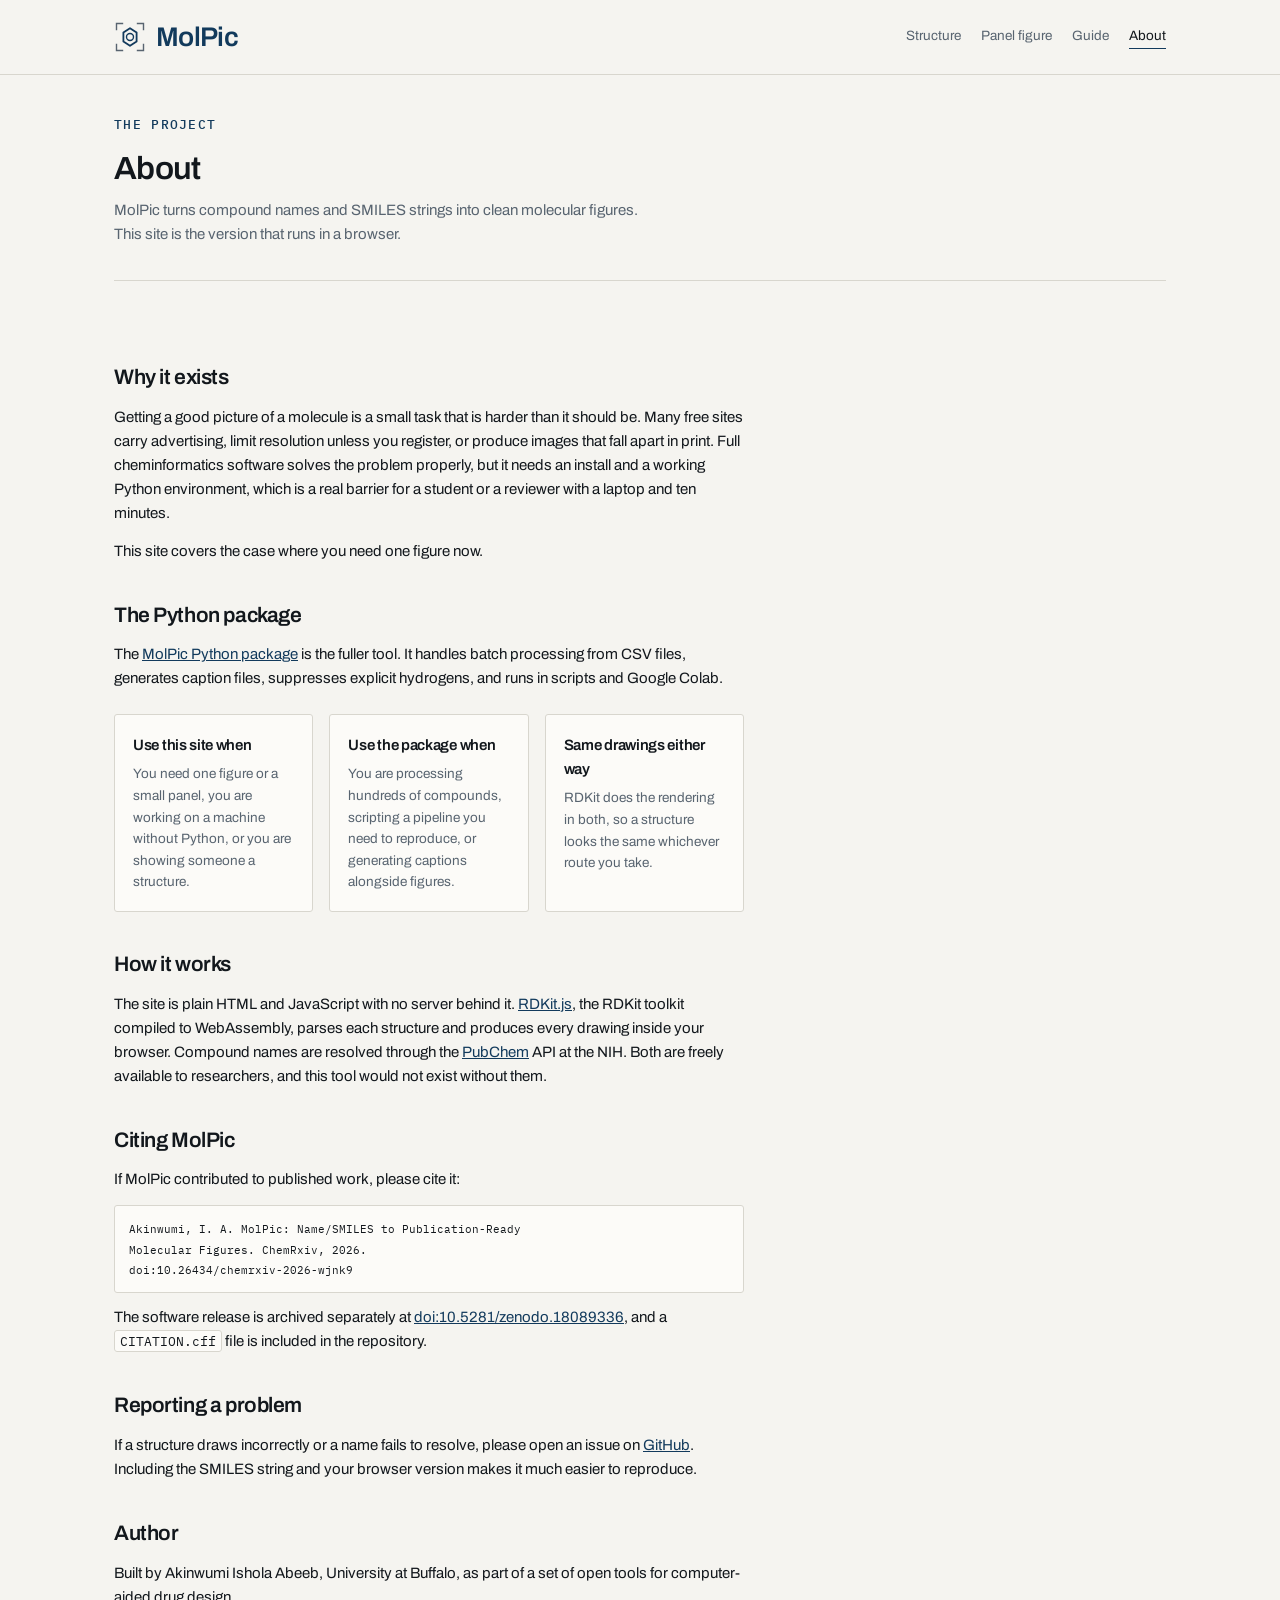
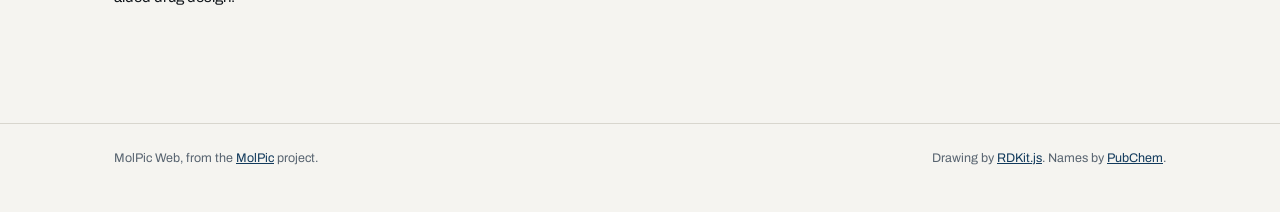
<file: about.html>
<!DOCTYPE html>
<html lang="en">
<head>
<meta charset="utf-8">
<meta name="viewport" content="width=device-width, initial-scale=1">
<title>About: MolPic Web</title>
<meta name="description" content="What MolPic is, how the website relates to the Python package, and how to cite it.">
<link rel="icon" href="data:image/svg+xml,%3Csvg xmlns='http://www.w3.org/2000/svg' viewBox='0 0 32 32'%3E%3Crect width='32' height='32' fill='%23F5F4F0'/%3E%3Cg fill='none' stroke='%23123A5C' stroke-width='2' stroke-linejoin='round'%3E%3Cpath d='M16 5.5 24 10.8V21.2L16 26.5 8 21.2V10.8Z'/%3E%3Ccircle cx='16' cy='16' r='4'  stroke-width='1.6'/%3E%3C/g%3E%3C/svg%3E">
<link rel="preconnect" href="https://fonts.googleapis.com">
<link rel="preconnect" href="https://fonts.gstatic.com" crossorigin>
<link href="https://fonts.googleapis.com/css2?family=Archivo:wght@400;500;600&family=IBM+Plex+Mono:wght@400;500&display=swap" rel="stylesheet">

<style>
:root{
  --paper:#F5F4F0; --card:#FCFBF8; --ink:#12171C; --ink-soft:#586470;
  --glass:#123A5C; --glass-tint:#E7EEF4; --hazard:#A34A1B; --hazard-tint:#FAF0E9;
  --rule:#D8D6CE; --radius:3px;
  --mono:"IBM Plex Mono",ui-monospace,SFMono-Regular,Menlo,monospace;
  --sans:"Archivo",system-ui,-apple-system,"Segoe UI",sans-serif;
}
*{box-sizing:border-box}
body{margin:0;background:var(--paper);color:var(--ink);font-family:var(--sans);
  font-size:15px;line-height:1.6;-webkit-font-smoothing:antialiased}
.wrap{max-width:1100px;margin:0 auto;padding:0 24px}
.section{padding:44px 0}
h1,h2,h3{letter-spacing:-0.02em;font-weight:600;margin:0 0 10px}
h1{font-size:32px;line-height:1.2}
h2{font-size:21px;margin-top:36px}
h3{font-size:16px;margin-top:26px}
p{margin:0 0 14px}
a{color:var(--glass)}
a:focus-visible,button:focus-visible,input:focus-visible,select:focus-visible,textarea:focus-visible{
  outline:2px solid var(--glass);outline-offset:2px}
code,kbd{font-family:var(--mono);font-size:.88em;background:var(--card);
  border:1px solid var(--rule);border-radius:var(--radius);padding:1px 5px}
pre{background:var(--card);border:1px solid var(--rule);border-radius:var(--radius);
  padding:12px 14px;overflow-x:auto;font-family:var(--mono);font-size:12.5px;line-height:1.6}
pre code{background:none;border:none;padding:0}
.prose{max-width:70ch}
.prose ul,.prose ol{margin:0 0 14px;padding-left:20px}
.prose li{margin-bottom:6px}
.label{font-family:var(--mono);font-size:10.5px;font-weight:500;letter-spacing:.14em;
  text-transform:uppercase;color:var(--ink-soft);display:block;margin-bottom:8px}
.eyebrow{font-family:var(--mono);font-size:13px;font-weight:500;letter-spacing:.1em;
  text-transform:uppercase;color:var(--glass);display:block;margin-bottom:14px}
.topbar{border-bottom:1px solid var(--rule)}
.topbar-inner{display:flex;align-items:center;gap:26px;height:74px}
.brand{display:flex;align-items:center;gap:10px;font-size:27px;font-weight:600;
  letter-spacing:-.025em;text-decoration:none;color:var(--ink);line-height:1}
.brand span{color:var(--glass)}
.brand .mark{width:32px;height:32px;flex:none;display:block}
.nav{display:flex;gap:20px;margin-left:auto;flex-wrap:wrap}
.nav a{font-size:13.5px;text-decoration:none;color:var(--ink-soft);
  padding-bottom:2px;border-bottom:1px solid transparent}
.nav a:hover{color:var(--ink)}
.nav a.active{color:var(--ink);border-bottom-color:var(--glass)}
@media (max-width:700px){.topbar-inner{height:auto;padding:12px 0;flex-wrap:wrap;gap:12px}
  .nav{margin-left:0;width:100%;gap:16px}}
.hero{border-bottom:1px solid var(--rule);padding:40px 0 34px}
.hero p{color:var(--ink-soft);max-width:60ch;margin-bottom:0}
.hero .meta{font-family:var(--mono);font-size:11.5px;color:var(--ink-soft);
  margin-top:16px;display:flex;gap:18px;flex-wrap:wrap}
.field{margin-bottom:20px}
input[type=text],textarea,select{background:var(--card);color:var(--ink);
  border:1px solid var(--rule);border-radius:var(--radius);font-family:var(--mono);font-size:13px}
input[type=text],textarea{width:100%;padding:10px 12px;line-height:1.5}
textarea{resize:vertical;min-height:78px}
select{padding:5px 7px;font-size:12px}
input:focus,textarea:focus{border-color:var(--glass)}
.row{display:flex;gap:8px}
.row input{flex:1}
button{font-family:var(--sans);font-size:14px;font-weight:500;background:var(--ink);
  color:var(--paper);border:1px solid var(--ink);border-radius:var(--radius);
  padding:9px 16px;cursor:pointer}
button:hover{background:var(--glass);border-color:var(--glass)}
button.ghost{background:transparent;color:var(--ink);border-color:var(--rule)}
button.ghost:hover{background:var(--card);border-color:var(--glass);color:var(--glass)}
button[disabled]{opacity:.4;cursor:not-allowed}
button[disabled]:hover{background:var(--ink);border-color:var(--ink)}
button.ghost[disabled]:hover{background:transparent;border-color:var(--rule);color:var(--ink)}
.chips{display:flex;flex-wrap:wrap;gap:6px}
.chip{font-family:var(--mono);font-size:11.5px;font-weight:400;padding:4px 9px;
  background:transparent;border:1px solid var(--rule);color:var(--ink-soft);
  border-radius:var(--radius);cursor:pointer}
.chip:hover{border-color:var(--glass);color:var(--glass);background:transparent}
.opts{display:flex;flex-wrap:wrap;gap:18px;align-items:center;margin-bottom:14px}
.opt{display:flex;align-items:center;gap:7px;font-size:13px;color:var(--ink-soft)}
.opt label{cursor:pointer}
input[type=checkbox]{accent-color:var(--glass);width:15px;height:15px;cursor:pointer}
.specimen{background:var(--card);border:1px solid var(--rule);border-radius:var(--radius);overflow:hidden}
.stage{display:flex;align-items:center;justify-content:center;min-height:380px;padding:26px;
  background-image:linear-gradient(var(--rule) 1px,transparent 1px),
                   linear-gradient(90deg,var(--rule) 1px,transparent 1px);
  background-size:22px 22px;background-position:-1px -1px;background-color:var(--card)}
.stage svg{max-width:100%;height:auto;display:block}
.stage.is-empty{color:var(--ink-soft);font-size:14px;text-align:center;padding:40px}
.strip{border-top:1px solid var(--rule);display:grid;grid-template-columns:repeat(3,1fr)}
.cell{padding:11px 14px;border-right:1px solid var(--rule)}
.cell:last-child{border-right:none}
.cell .k{font-family:var(--mono);font-size:9.5px;letter-spacing:.13em;text-transform:uppercase;
  color:var(--ink-soft);display:block;margin-bottom:3px}
.cell .v{font-family:var(--mono);font-size:13px}
.smilesbar{border-top:1px solid var(--rule);padding:11px 14px;font-family:var(--mono);
  font-size:12px;word-break:break-all;color:var(--ink-soft)}
.smilesbar b{color:var(--ink);font-weight:400}
.exports{display:flex;flex-wrap:wrap;gap:8px;margin-top:18px}
.msg{font-size:13.5px;padding:9px 12px;border-radius:var(--radius);margin-bottom:16px;
  border-left:2px solid var(--hazard);background:var(--hazard-tint);color:var(--hazard)}
.msg.quiet{border-left-color:var(--ink-soft);background:var(--card);color:var(--ink-soft)}
.msg[hidden]{display:none}
.cols{display:grid;grid-template-columns:340px 1fr;gap:34px;align-items:start}
@media (max-width:860px){.cols{grid-template-columns:1fr;gap:26px}}
.tiles{display:grid;grid-template-columns:repeat(3,1fr);gap:16px}
@media (max-width:800px){.tiles{grid-template-columns:1fr}}
.tile{background:var(--card);border:1px solid var(--rule);border-radius:var(--radius);padding:18px}
.tile h3{margin:0 0 6px;font-size:15px}
.tile p{margin:0;font-size:13.5px;color:var(--ink-soft)}
.callout{background:var(--glass-tint);border-left:2px solid var(--glass);
  border-radius:var(--radius);padding:14px 16px;margin:20px 0;font-size:14px}
.callout p:last-child{margin-bottom:0}
table{border-collapse:collapse;width:100%;font-size:13.5px;margin-bottom:16px}
th,td{text-align:left;padding:8px 10px;border-bottom:1px solid var(--rule);vertical-align:top}
th{font-family:var(--mono);font-size:10.5px;letter-spacing:.12em;text-transform:uppercase;
  color:var(--ink-soft);font-weight:500}
.steps{counter-reset:step;list-style:none;padding:0;margin:0}
.steps li{counter-increment:step;position:relative;padding-left:38px;margin-bottom:20px}
.steps li::before{content:counter(step,decimal-leading-zero);position:absolute;left:0;top:1px;
  font-family:var(--mono);font-size:11px;color:var(--glass);letter-spacing:.05em}
footer{border-top:1px solid var(--rule);margin-top:56px;padding:24px 0 44px;
  font-size:12.5px;color:var(--ink-soft)}
.foot-inner{display:flex;gap:20px;flex-wrap:wrap;justify-content:space-between}
footer a{color:var(--glass)}
</style>
</head>
<body>
<div class="topbar"><div class="wrap topbar-inner">
<a class="brand" href="index.html"><svg class="mark" viewBox="0 0 32 32" xmlns="http://www.w3.org/2000/svg" aria-hidden="true" focusable="false">
<g fill="none" stroke="#586470" stroke-width="1.4" stroke-linecap="square">
<path d="M2.5 8.5V2.5H8.5"/><path d="M23.5 2.5H29.5V8.5"/>
<path d="M29.5 23.5V29.5H23.5"/><path d="M8.5 29.5H2.5V23.5"/>
</g>
<g fill="none" stroke="#123A5C" stroke-width="1.8" stroke-linejoin="round">
<path d="M16 7.2 22.6 11.6V20.4L16 24.8 9.4 20.4V11.6Z"/>
<circle cx="16" cy="16" r="3.5" stroke-width="1.4"/>
</g>
</svg><span class="word">Mol<span>Pic</span></span></a>
<nav class="nav"><a href="index.html">Structure</a><a href="panel.html">Panel figure</a><a href="guide.html">Guide</a><a href="about.html" class="active">About</a></nav>
</div></div>

<div class="wrap">
  <section class="hero">
    <span class="eyebrow">The project</span>
    <h1>About</h1>
    <p>MolPic turns compound names and SMILES strings into clean molecular figures. This site is the version that runs in a browser.</p>
  </section>

  <section class="section prose">
    <h2>Why it exists</h2>
    <p>Getting a good picture of a molecule is a small task that is harder than it should be. Many free sites carry advertising, limit resolution unless you register, or produce images that fall apart in print. Full cheminformatics software solves the problem properly, but it needs an install and a working Python environment, which is a real barrier for a student or a reviewer with a laptop and ten minutes.</p>
    <p>This site covers the case where you need one figure now.</p>

    <h2>The Python package</h2>
    <p>The <a href="https://github.com/akinwumiishola5000/MolPic">MolPic Python package</a> is the fuller tool. It handles batch processing from CSV files, generates caption files, suppresses explicit hydrogens, and runs in scripts and Google Colab.</p>

    <div class="tiles" style="margin:24px 0">
      <div class="tile">
        <h3>Use this site when</h3>
        <p>You need one figure or a small panel, you are working on a machine without Python, or you are showing someone a structure.</p>
      </div>
      <div class="tile">
        <h3>Use the package when</h3>
        <p>You are processing hundreds of compounds, scripting a pipeline you need to reproduce, or generating captions alongside figures.</p>
      </div>
      <div class="tile">
        <h3>Same drawings either way</h3>
        <p>RDKit does the rendering in both, so a structure looks the same whichever route you take.</p>
      </div>
    </div>

    <h2>How it works</h2>
    <p>The site is plain HTML and JavaScript with no server behind it. <a href="https://github.com/rdkit/rdkit-js">RDKit.js</a>, the RDKit toolkit compiled to WebAssembly, parses each structure and produces every drawing inside your browser. Compound names are resolved through the <a href="https://pubchem.ncbi.nlm.nih.gov/">PubChem</a> API at the NIH. Both are freely available to researchers, and this tool would not exist without them.</p>

    <h2>Citing MolPic</h2>
    <p>If MolPic contributed to published work, please cite it:</p>
    <pre><code>Akinwumi, I. A. MolPic: Name/SMILES to Publication-Ready
Molecular Figures. ChemRxiv, 2026.
doi:10.26434/chemrxiv-2026-wjnk9</code></pre>
    <p>The software release is archived separately at <a href="https://doi.org/10.5281/zenodo.18089336">doi:10.5281/zenodo.18089336</a>, and a <code>CITATION.cff</code> file is included in the repository.</p>

    <h2>Reporting a problem</h2>
    <p>If a structure draws incorrectly or a name fails to resolve, please open an issue on <a href="https://github.com/akinwumiishola5000/MolPic">GitHub</a>. Including the SMILES string and your browser version makes it much easier to reproduce.</p>

    <h2>Author</h2>
    <p>Built by Akinwumi Ishola Abeeb, University at Buffalo, as part of a set of open tools for computer-aided drug design.</p>
  </section>
</div>

<footer>
  <div class="wrap foot-inner">
    <span>MolPic Web, from the <a href="https://github.com/akinwumiishola5000/MolPic">MolPic</a> project.</span>
    <span>Drawing by <a href="https://github.com/rdkit/rdkit-js">RDKit.js</a>. Names by <a href="https://pubchem.ncbi.nlm.nih.gov/">PubChem</a>.</span>
  </div>
</footer>
</body>
</html>
</file>
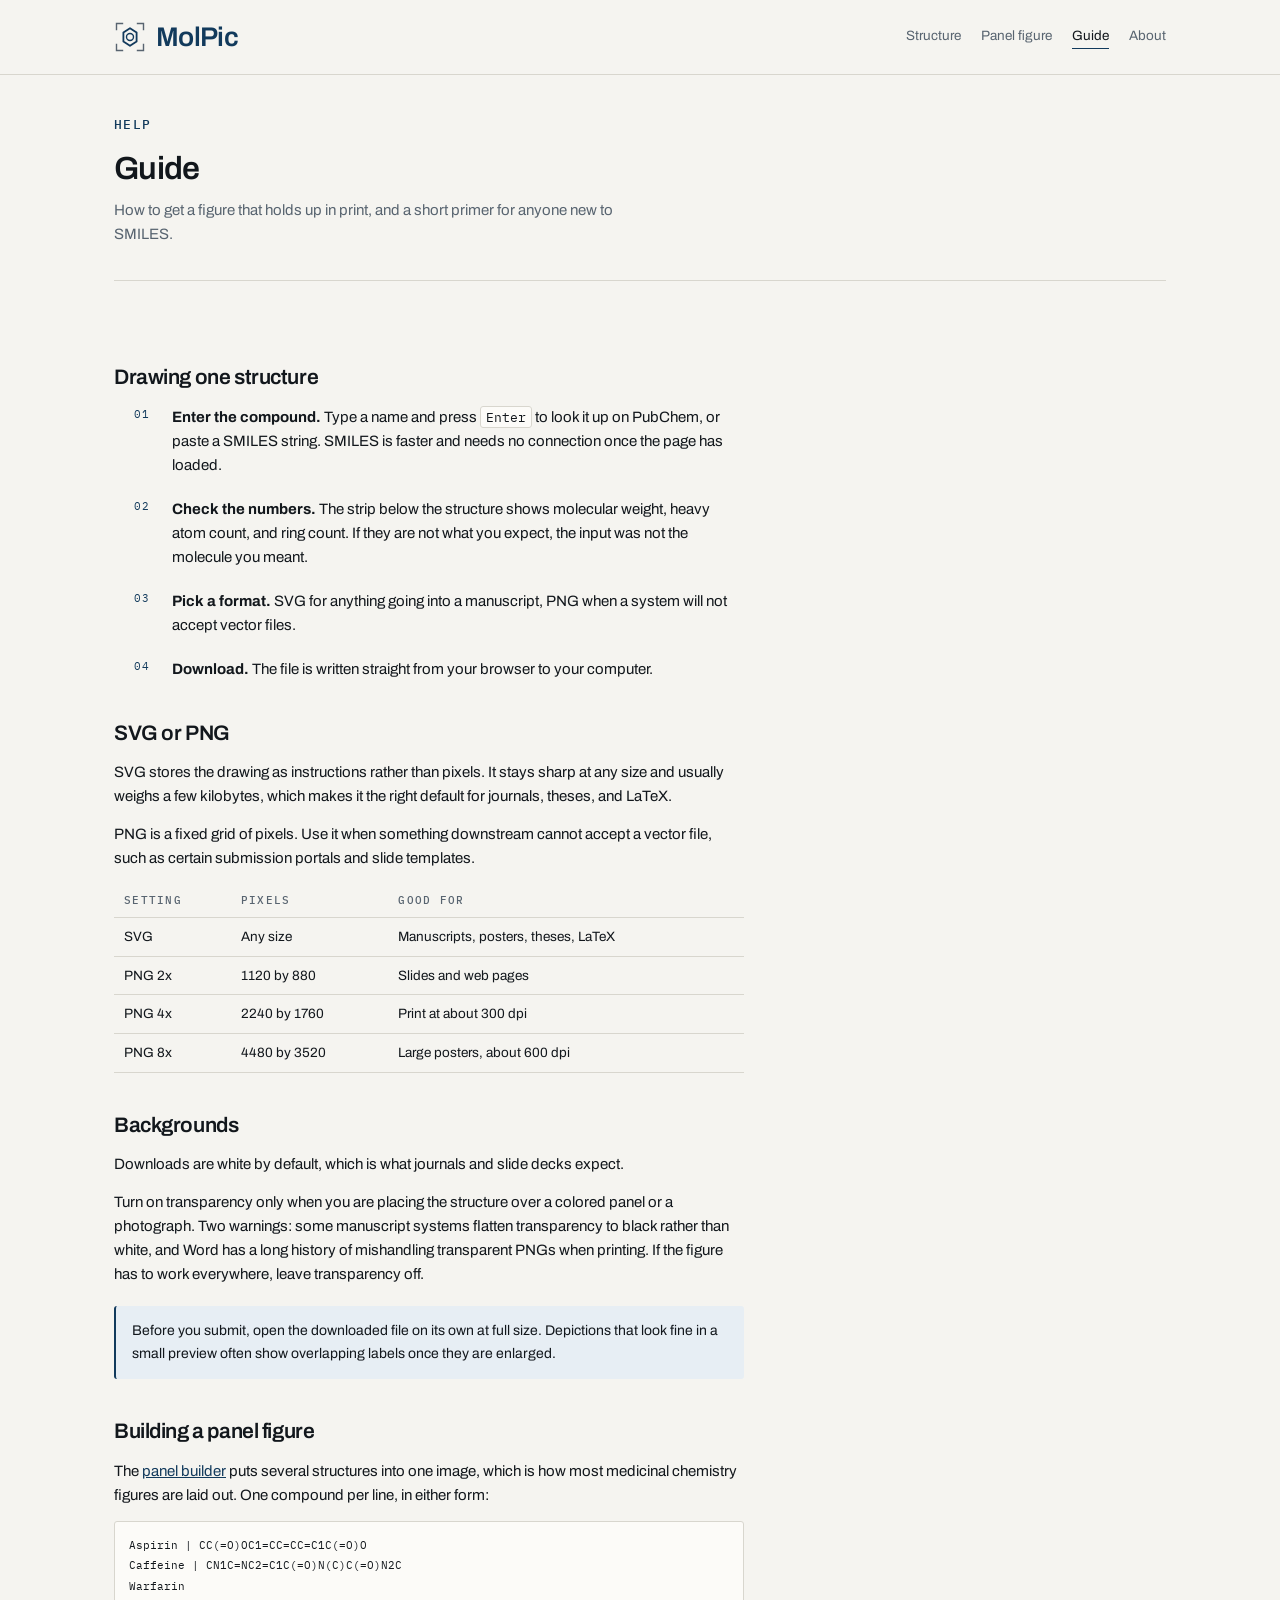
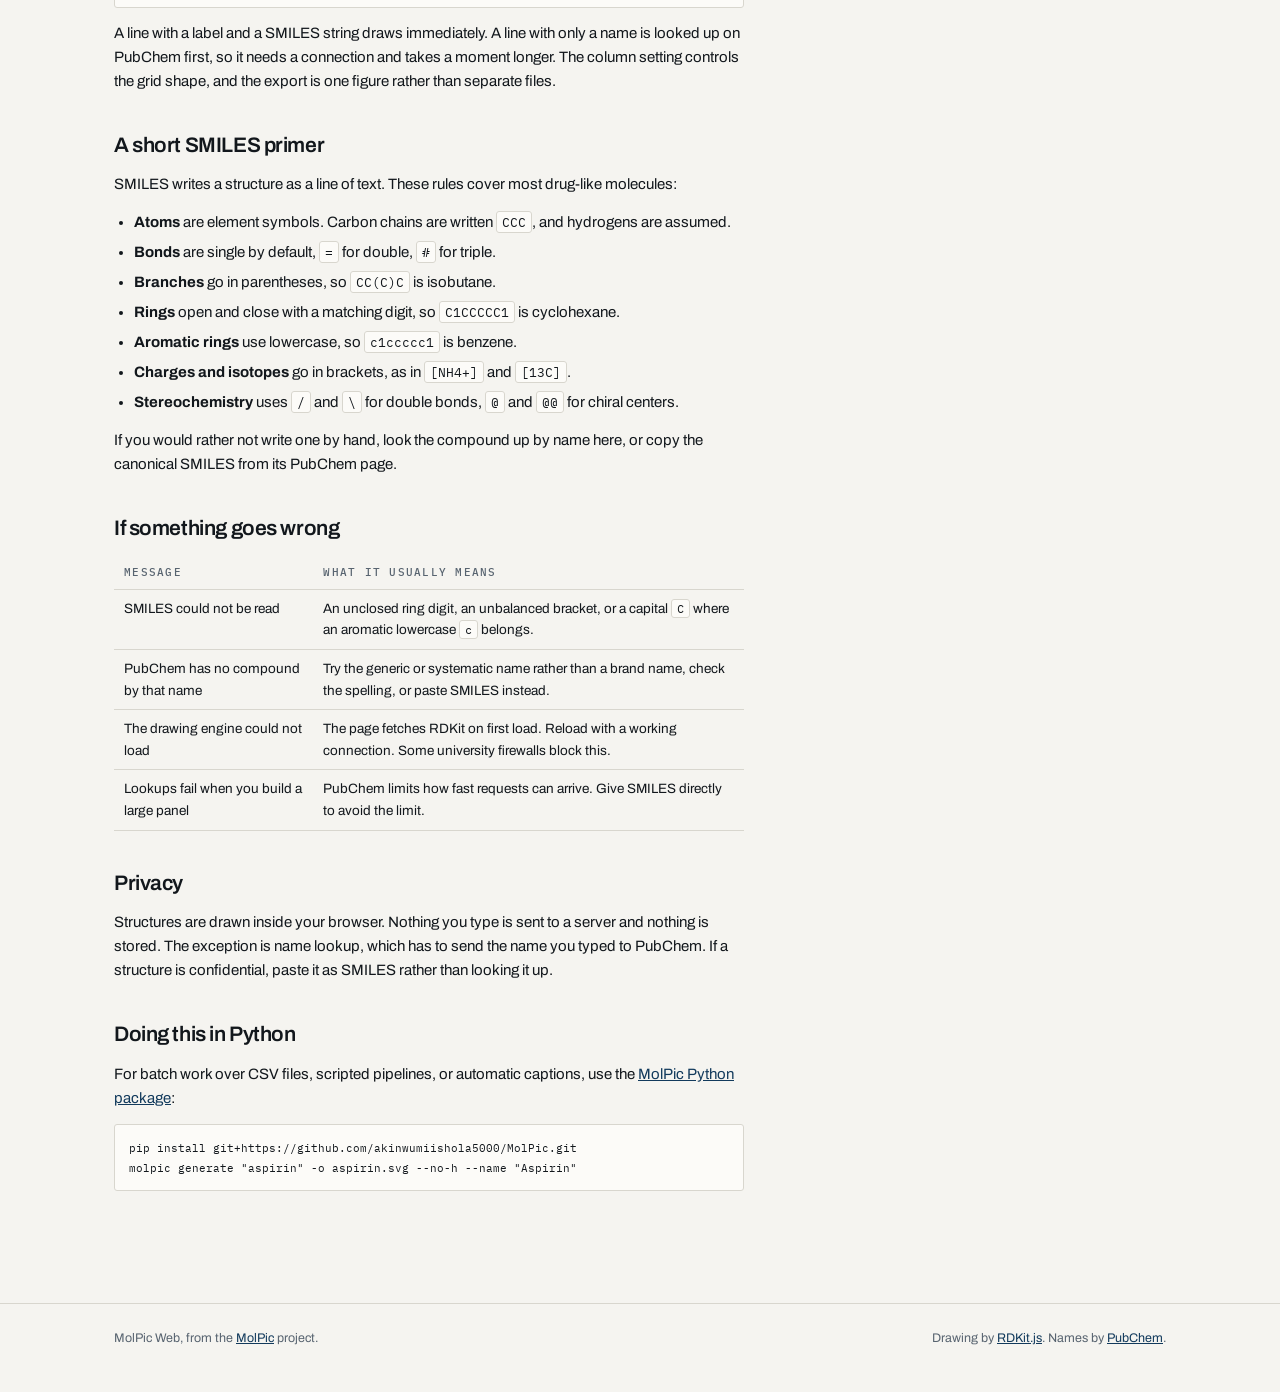
<file: guide.html>
<!DOCTYPE html>
<html lang="en">
<head>
<meta charset="utf-8">
<meta name="viewport" content="width=device-width, initial-scale=1">
<title>Guide: MolPic Web</title>
<meta name="description" content="How to choose a format and resolution, set backgrounds, build panel figures, and write SMILES.">
<link rel="icon" href="data:image/svg+xml,%3Csvg xmlns='http://www.w3.org/2000/svg' viewBox='0 0 32 32'%3E%3Crect width='32' height='32' fill='%23F5F4F0'/%3E%3Cg fill='none' stroke='%23123A5C' stroke-width='2' stroke-linejoin='round'%3E%3Cpath d='M16 5.5 24 10.8V21.2L16 26.5 8 21.2V10.8Z'/%3E%3Ccircle cx='16' cy='16' r='4'  stroke-width='1.6'/%3E%3C/g%3E%3C/svg%3E">
<link rel="preconnect" href="https://fonts.googleapis.com">
<link rel="preconnect" href="https://fonts.gstatic.com" crossorigin>
<link href="https://fonts.googleapis.com/css2?family=Archivo:wght@400;500;600&family=IBM+Plex+Mono:wght@400;500&display=swap" rel="stylesheet">

<style>
:root{
  --paper:#F5F4F0; --card:#FCFBF8; --ink:#12171C; --ink-soft:#586470;
  --glass:#123A5C; --glass-tint:#E7EEF4; --hazard:#A34A1B; --hazard-tint:#FAF0E9;
  --rule:#D8D6CE; --radius:3px;
  --mono:"IBM Plex Mono",ui-monospace,SFMono-Regular,Menlo,monospace;
  --sans:"Archivo",system-ui,-apple-system,"Segoe UI",sans-serif;
}
*{box-sizing:border-box}
body{margin:0;background:var(--paper);color:var(--ink);font-family:var(--sans);
  font-size:15px;line-height:1.6;-webkit-font-smoothing:antialiased}
.wrap{max-width:1100px;margin:0 auto;padding:0 24px}
.section{padding:44px 0}
h1,h2,h3{letter-spacing:-0.02em;font-weight:600;margin:0 0 10px}
h1{font-size:32px;line-height:1.2}
h2{font-size:21px;margin-top:36px}
h3{font-size:16px;margin-top:26px}
p{margin:0 0 14px}
a{color:var(--glass)}
a:focus-visible,button:focus-visible,input:focus-visible,select:focus-visible,textarea:focus-visible{
  outline:2px solid var(--glass);outline-offset:2px}
code,kbd{font-family:var(--mono);font-size:.88em;background:var(--card);
  border:1px solid var(--rule);border-radius:var(--radius);padding:1px 5px}
pre{background:var(--card);border:1px solid var(--rule);border-radius:var(--radius);
  padding:12px 14px;overflow-x:auto;font-family:var(--mono);font-size:12.5px;line-height:1.6}
pre code{background:none;border:none;padding:0}
.prose{max-width:70ch}
.prose ul,.prose ol{margin:0 0 14px;padding-left:20px}
.prose li{margin-bottom:6px}
.label{font-family:var(--mono);font-size:10.5px;font-weight:500;letter-spacing:.14em;
  text-transform:uppercase;color:var(--ink-soft);display:block;margin-bottom:8px}
.eyebrow{font-family:var(--mono);font-size:13px;font-weight:500;letter-spacing:.1em;
  text-transform:uppercase;color:var(--glass);display:block;margin-bottom:14px}
.topbar{border-bottom:1px solid var(--rule)}
.topbar-inner{display:flex;align-items:center;gap:26px;height:74px}
.brand{display:flex;align-items:center;gap:10px;font-size:27px;font-weight:600;
  letter-spacing:-.025em;text-decoration:none;color:var(--ink);line-height:1}
.brand span{color:var(--glass)}
.brand .mark{width:32px;height:32px;flex:none;display:block}
.nav{display:flex;gap:20px;margin-left:auto;flex-wrap:wrap}
.nav a{font-size:13.5px;text-decoration:none;color:var(--ink-soft);
  padding-bottom:2px;border-bottom:1px solid transparent}
.nav a:hover{color:var(--ink)}
.nav a.active{color:var(--ink);border-bottom-color:var(--glass)}
@media (max-width:700px){.topbar-inner{height:auto;padding:12px 0;flex-wrap:wrap;gap:12px}
  .nav{margin-left:0;width:100%;gap:16px}}
.hero{border-bottom:1px solid var(--rule);padding:40px 0 34px}
.hero p{color:var(--ink-soft);max-width:60ch;margin-bottom:0}
.hero .meta{font-family:var(--mono);font-size:11.5px;color:var(--ink-soft);
  margin-top:16px;display:flex;gap:18px;flex-wrap:wrap}
.field{margin-bottom:20px}
input[type=text],textarea,select{background:var(--card);color:var(--ink);
  border:1px solid var(--rule);border-radius:var(--radius);font-family:var(--mono);font-size:13px}
input[type=text],textarea{width:100%;padding:10px 12px;line-height:1.5}
textarea{resize:vertical;min-height:78px}
select{padding:5px 7px;font-size:12px}
input:focus,textarea:focus{border-color:var(--glass)}
.row{display:flex;gap:8px}
.row input{flex:1}
button{font-family:var(--sans);font-size:14px;font-weight:500;background:var(--ink);
  color:var(--paper);border:1px solid var(--ink);border-radius:var(--radius);
  padding:9px 16px;cursor:pointer}
button:hover{background:var(--glass);border-color:var(--glass)}
button.ghost{background:transparent;color:var(--ink);border-color:var(--rule)}
button.ghost:hover{background:var(--card);border-color:var(--glass);color:var(--glass)}
button[disabled]{opacity:.4;cursor:not-allowed}
button[disabled]:hover{background:var(--ink);border-color:var(--ink)}
button.ghost[disabled]:hover{background:transparent;border-color:var(--rule);color:var(--ink)}
.chips{display:flex;flex-wrap:wrap;gap:6px}
.chip{font-family:var(--mono);font-size:11.5px;font-weight:400;padding:4px 9px;
  background:transparent;border:1px solid var(--rule);color:var(--ink-soft);
  border-radius:var(--radius);cursor:pointer}
.chip:hover{border-color:var(--glass);color:var(--glass);background:transparent}
.opts{display:flex;flex-wrap:wrap;gap:18px;align-items:center;margin-bottom:14px}
.opt{display:flex;align-items:center;gap:7px;font-size:13px;color:var(--ink-soft)}
.opt label{cursor:pointer}
input[type=checkbox]{accent-color:var(--glass);width:15px;height:15px;cursor:pointer}
.specimen{background:var(--card);border:1px solid var(--rule);border-radius:var(--radius);overflow:hidden}
.stage{display:flex;align-items:center;justify-content:center;min-height:380px;padding:26px;
  background-image:linear-gradient(var(--rule) 1px,transparent 1px),
                   linear-gradient(90deg,var(--rule) 1px,transparent 1px);
  background-size:22px 22px;background-position:-1px -1px;background-color:var(--card)}
.stage svg{max-width:100%;height:auto;display:block}
.stage.is-empty{color:var(--ink-soft);font-size:14px;text-align:center;padding:40px}
.strip{border-top:1px solid var(--rule);display:grid;grid-template-columns:repeat(3,1fr)}
.cell{padding:11px 14px;border-right:1px solid var(--rule)}
.cell:last-child{border-right:none}
.cell .k{font-family:var(--mono);font-size:9.5px;letter-spacing:.13em;text-transform:uppercase;
  color:var(--ink-soft);display:block;margin-bottom:3px}
.cell .v{font-family:var(--mono);font-size:13px}
.smilesbar{border-top:1px solid var(--rule);padding:11px 14px;font-family:var(--mono);
  font-size:12px;word-break:break-all;color:var(--ink-soft)}
.smilesbar b{color:var(--ink);font-weight:400}
.exports{display:flex;flex-wrap:wrap;gap:8px;margin-top:18px}
.msg{font-size:13.5px;padding:9px 12px;border-radius:var(--radius);margin-bottom:16px;
  border-left:2px solid var(--hazard);background:var(--hazard-tint);color:var(--hazard)}
.msg.quiet{border-left-color:var(--ink-soft);background:var(--card);color:var(--ink-soft)}
.msg[hidden]{display:none}
.cols{display:grid;grid-template-columns:340px 1fr;gap:34px;align-items:start}
@media (max-width:860px){.cols{grid-template-columns:1fr;gap:26px}}
.tiles{display:grid;grid-template-columns:repeat(3,1fr);gap:16px}
@media (max-width:800px){.tiles{grid-template-columns:1fr}}
.tile{background:var(--card);border:1px solid var(--rule);border-radius:var(--radius);padding:18px}
.tile h3{margin:0 0 6px;font-size:15px}
.tile p{margin:0;font-size:13.5px;color:var(--ink-soft)}
.callout{background:var(--glass-tint);border-left:2px solid var(--glass);
  border-radius:var(--radius);padding:14px 16px;margin:20px 0;font-size:14px}
.callout p:last-child{margin-bottom:0}
table{border-collapse:collapse;width:100%;font-size:13.5px;margin-bottom:16px}
th,td{text-align:left;padding:8px 10px;border-bottom:1px solid var(--rule);vertical-align:top}
th{font-family:var(--mono);font-size:10.5px;letter-spacing:.12em;text-transform:uppercase;
  color:var(--ink-soft);font-weight:500}
.steps{counter-reset:step;list-style:none;padding:0;margin:0}
.steps li{counter-increment:step;position:relative;padding-left:38px;margin-bottom:20px}
.steps li::before{content:counter(step,decimal-leading-zero);position:absolute;left:0;top:1px;
  font-family:var(--mono);font-size:11px;color:var(--glass);letter-spacing:.05em}
footer{border-top:1px solid var(--rule);margin-top:56px;padding:24px 0 44px;
  font-size:12.5px;color:var(--ink-soft)}
.foot-inner{display:flex;gap:20px;flex-wrap:wrap;justify-content:space-between}
footer a{color:var(--glass)}
</style>
</head>
<body>
<div class="topbar"><div class="wrap topbar-inner">
<a class="brand" href="index.html"><svg class="mark" viewBox="0 0 32 32" xmlns="http://www.w3.org/2000/svg" aria-hidden="true" focusable="false">
<g fill="none" stroke="#586470" stroke-width="1.4" stroke-linecap="square">
<path d="M2.5 8.5V2.5H8.5"/><path d="M23.5 2.5H29.5V8.5"/>
<path d="M29.5 23.5V29.5H23.5"/><path d="M8.5 29.5H2.5V23.5"/>
</g>
<g fill="none" stroke="#123A5C" stroke-width="1.8" stroke-linejoin="round">
<path d="M16 7.2 22.6 11.6V20.4L16 24.8 9.4 20.4V11.6Z"/>
<circle cx="16" cy="16" r="3.5" stroke-width="1.4"/>
</g>
</svg><span class="word">Mol<span>Pic</span></span></a>
<nav class="nav"><a href="index.html">Structure</a><a href="panel.html">Panel figure</a><a href="guide.html" class="active">Guide</a><a href="about.html">About</a></nav>
</div></div>

<div class="wrap">
  <section class="hero">
    <span class="eyebrow">Help</span>
    <h1>Guide</h1>
    <p>How to get a figure that holds up in print, and a short primer for anyone new to SMILES.</p>
  </section>

  <section class="section prose">
    <h2>Drawing one structure</h2>
    <ol class="steps">
      <li><strong>Enter the compound.</strong> Type a name and press <kbd>Enter</kbd> to look it up on PubChem, or paste a SMILES string. SMILES is faster and needs no connection once the page has loaded.</li>
      <li><strong>Check the numbers.</strong> The strip below the structure shows molecular weight, heavy atom count, and ring count. If they are not what you expect, the input was not the molecule you meant.</li>
      <li><strong>Pick a format.</strong> SVG for anything going into a manuscript, PNG when a system will not accept vector files.</li>
      <li><strong>Download.</strong> The file is written straight from your browser to your computer.</li>
    </ol>

    <h2>SVG or PNG</h2>
    <p>SVG stores the drawing as instructions rather than pixels. It stays sharp at any size and usually weighs a few kilobytes, which makes it the right default for journals, theses, and LaTeX.</p>
    <p>PNG is a fixed grid of pixels. Use it when something downstream cannot accept a vector file, such as certain submission portals and slide templates.</p>

    <table>
      <thead><tr><th>Setting</th><th>Pixels</th><th>Good for</th></tr></thead>
      <tbody>
        <tr><td>SVG</td><td>Any size</td><td>Manuscripts, posters, theses, LaTeX</td></tr>
        <tr><td>PNG 2x</td><td>1120 by 880</td><td>Slides and web pages</td></tr>
        <tr><td>PNG 4x</td><td>2240 by 1760</td><td>Print at about 300 dpi</td></tr>
        <tr><td>PNG 8x</td><td>4480 by 3520</td><td>Large posters, about 600 dpi</td></tr>
      </tbody>
    </table>

    <h2>Backgrounds</h2>
    <p>Downloads are white by default, which is what journals and slide decks expect.</p>
    <p>Turn on transparency only when you are placing the structure over a colored panel or a photograph. Two warnings: some manuscript systems flatten transparency to black rather than white, and Word has a long history of mishandling transparent PNGs when printing. If the figure has to work everywhere, leave transparency off.</p>

    <div class="callout">
      <p>Before you submit, open the downloaded file on its own at full size. Depictions that look fine in a small preview often show overlapping labels once they are enlarged.</p>
    </div>

    <h2>Building a panel figure</h2>
    <p>The <a href="panel.html">panel builder</a> puts several structures into one image, which is how most medicinal chemistry figures are laid out. One compound per line, in either form:</p>
    <pre><code>Aspirin | CC(=O)OC1=CC=CC=C1C(=O)O
Caffeine | CN1C=NC2=C1C(=O)N(C)C(=O)N2C
Warfarin</code></pre>
    <p>A line with a label and a SMILES string draws immediately. A line with only a name is looked up on PubChem first, so it needs a connection and takes a moment longer. The column setting controls the grid shape, and the export is one figure rather than separate files.</p>

    <h2>A short SMILES primer</h2>
    <p>SMILES writes a structure as a line of text. These rules cover most drug-like molecules:</p>
    <ul>
      <li><strong>Atoms</strong> are element symbols. Carbon chains are written <code>CCC</code>, and hydrogens are assumed.</li>
      <li><strong>Bonds</strong> are single by default, <code>=</code> for double, <code>#</code> for triple.</li>
      <li><strong>Branches</strong> go in parentheses, so <code>CC(C)C</code> is isobutane.</li>
      <li><strong>Rings</strong> open and close with a matching digit, so <code>C1CCCCC1</code> is cyclohexane.</li>
      <li><strong>Aromatic rings</strong> use lowercase, so <code>c1ccccc1</code> is benzene.</li>
      <li><strong>Charges and isotopes</strong> go in brackets, as in <code>[NH4+]</code> and <code>[13C]</code>.</li>
      <li><strong>Stereochemistry</strong> uses <code>/</code> and <code>\</code> for double bonds, <code>@</code> and <code>@@</code> for chiral centers.</li>
    </ul>
    <p>If you would rather not write one by hand, look the compound up by name here, or copy the canonical SMILES from its PubChem page.</p>

    <h2>If something goes wrong</h2>
    <table>
      <thead><tr><th>Message</th><th>What it usually means</th></tr></thead>
      <tbody>
        <tr><td>SMILES could not be read</td><td>An unclosed ring digit, an unbalanced bracket, or a capital <code>C</code> where an aromatic lowercase <code>c</code> belongs.</td></tr>
        <tr><td>PubChem has no compound by that name</td><td>Try the generic or systematic name rather than a brand name, check the spelling, or paste SMILES instead.</td></tr>
        <tr><td>The drawing engine could not load</td><td>The page fetches RDKit on first load. Reload with a working connection. Some university firewalls block this.</td></tr>
        <tr><td>Lookups fail when you build a large panel</td><td>PubChem limits how fast requests can arrive. Give SMILES directly to avoid the limit.</td></tr>
      </tbody>
    </table>

    <h2>Privacy</h2>
    <p>Structures are drawn inside your browser. Nothing you type is sent to a server and nothing is stored. The exception is name lookup, which has to send the name you typed to PubChem. If a structure is confidential, paste it as SMILES rather than looking it up.</p>

    <h2>Doing this in Python</h2>
    <p>For batch work over CSV files, scripted pipelines, or automatic captions, use the <a href="https://github.com/akinwumiishola5000/MolPic">MolPic Python package</a>:</p>
    <pre><code>pip install git+https://github.com/akinwumiishola5000/MolPic.git
molpic generate "aspirin" -o aspirin.svg --no-h --name "Aspirin"</code></pre>
  </section>
</div>

<footer>
  <div class="wrap foot-inner">
    <span>MolPic Web, from the <a href="https://github.com/akinwumiishola5000/MolPic">MolPic</a> project.</span>
    <span>Drawing by <a href="https://github.com/rdkit/rdkit-js">RDKit.js</a>. Names by <a href="https://pubchem.ncbi.nlm.nih.gov/">PubChem</a>.</span>
  </div>
</footer>
</body>
</html>
</file>
